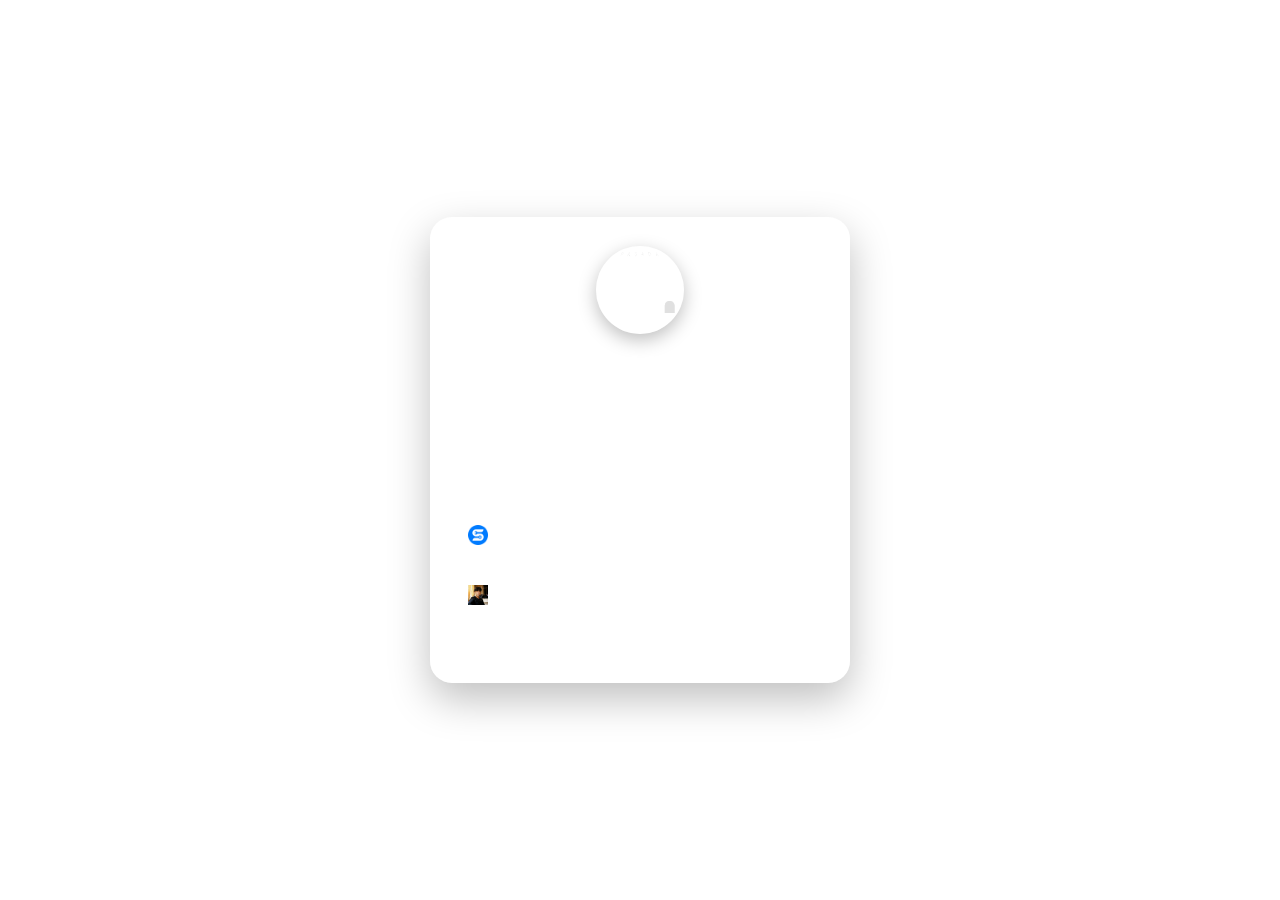
<file: about.html>
<!doctype html>
<html lang="en">
  <head>
    <meta charset="UTF-8" />
    <meta name="viewport" content="width=device-width, initial-scale=1.0" />
    <title>About • KA PASADA</title>

    <!-- Satoshi Font -->
    <link
      href="https://api.fontshare.com/v2/css?f[]=satoshi@300,400,500,600,700&display=swap"
      rel="stylesheet"
    />

    <style>
      /* =========================
       GLOBAL RESET
    ========================= */
      * {
        box-sizing: border-box;
      }

      body {
        margin: 0;
        min-height: 100svh;
        font-family:
          "Satoshi",
          system-ui,
          -apple-system,
          sans-serif;
        color: #ffffff;

        background-image: url("https://duzlyguxxiotdnmfecju.supabase.co/storage/v1/object/public/PASADA/Assets/pasadabg.jpg");
        background-size: cover; /* fills screen */
        background-position: center; /* keeps subject centered */
        background-repeat: no-repeat;
      }

      /* =========================
       ABOUT PAGE WRAPPER
    ========================= */
      .about-wrapper {
        min-height: 100svh;
        display: flex;
        align-items: center;
        justify-content: center;
        padding: clamp(20px, 4vw, 40px);
      }

      /* =========================
       GLASS CARD
    ========================= */
      .about-glass {
        width: 100%;
        max-width: 420px;

        background: rgba(255, 255, 255, 0.14);
        backdrop-filter: blur(22px) saturate(160%);
        -webkit-backdrop-filter: blur(22px) saturate(160%);

        border-radius: 22px;
        border: 1px solid rgba(255, 255, 255, 0.28);

        padding: 28px 24px;
        margin: 0px 16px;
        text-align: center;

        box-shadow:
          0 16px 40px rgba(0, 0, 0, 0.25),
          inset 0 1px 0 rgba(255, 255, 255, 0.35);

        animation: fadeUp 0.4s cubic-bezier(0.2, 0.8, 0.2, 1);
      }

      @keyframes fadeUp {
        from {
          transform: translateY(12px) scale(0.98);
          opacity: 0;
        }
        to {
          transform: translateY(0) scale(1);
          opacity: 1;
        }
      }

      /* =========================
       PROFILE
    ========================= */
      .about-profile {
        display: flex;
        flex-direction: column;
        align-items: center;
        gap: 10px;
      }

      .about-avatar {
        width: 88px;
        height: 88px;
        border-radius: 50%;
        object-fit: cover;

        border: 2px solid rgba(255, 255, 255, 0.4);
        box-shadow: 0 6px 18px rgba(0, 0, 0, 0.25);
      }

      .about-profile h1 {
        margin: 8px 0 0;
        font-size: 1.4rem;
        font-weight: 700;
        letter-spacing: -0.01em;
      }

      .about-subtitle {
        margin: 0;
        font-size: 0.9rem;
        color: rgba(255, 255, 255, 0.75);
      }

      /* =========================
       INFO
    ========================= */
      .about-info {
        margin-top: 18px;
      }

      .about-info p {
        margin: 0;
        font-size: 0.95rem;
        line-height: 1.55;
        color: rgba(255, 255, 255, 0.85);
      }

      /* =========================
       CREDITS
    ========================= */
      .about-credits {
        margin-top: 22px;
        display: flex;
        flex-direction: column;
        gap: 12px;
      }

      .credit-link {
        display: flex;
        align-items: center;
        gap: 10px;

        padding: 10px 12px;
        border-radius: 14px;

        text-decoration: none;
        color: #ffffff;
        font-size: 0.85rem;
        font-weight: 600;

        background: rgba(255, 255, 255, 0.12);
        border: 1px solid rgba(255, 255, 255, 0.25);

        transition:
          transform 0.2s ease,
          background 0.2s ease,
          box-shadow 0.2s ease;
      }

      .credit-link img {
        width: 20px;
        height: 20px;
        object-fit: contain;
      }

      .credit-link:hover {
        transform: translateY(-1px);
        background: rgba(255, 255, 255, 0.18);

        box-shadow:
          0 8px 22px rgba(0, 0, 0, 0.25),
          0 0 18px rgba(0, 123, 255, 0.35);
      }

      /* =========================
       FOOT NOTE
    ========================= */
      .about-footer {
        margin-top: 18px;
        font-size: 0.75rem;
        color: rgba(255, 255, 255, 0.6);
      }
    </style>
  </head>

  <body>
    <section class="about-wrapper">
      <div class="about-glass">
        <div class="about-profile">
          <img
            src="assets/about/PASADA.png"
            alt="Phrime UI/UX Designer"
            class="about-avatar"
          />
          <h1>KA PASADA</h1>
          <p class="about-subtitle">Modern Trike booking experience</p>
        </div>

        <div class="about-info">
          <p>
            KA PASADA is built to make everyday tricycle rides faster, safer, and
            more accessible through thoughtful design and technology.
          </p>
        </div>

        <div class="about-credits">
          <a
            href="https://speedovate.com"
            target="_blank"
            rel="noopener"
            class="credit-link"
          >
            <img src="assets/about/speedovate-logo.png" alt="Speedovate" />
            <span>Powered by Speedovate</span>
          </a>

          <a
            href="https://facebook.com/Phrimeuniverse"
            target="_blank"
            rel="noopener"
            class="credit-link"
          >
            <img src="assets/about/phrimeuiux-profile.png" alt="Phrime UI/UX" />
            <span>Web Designed & Developed by Phrime UI/UX</span>
          </a>
        </div>

        <div class="about-footer">© 2026 KA PASADA</div>
      </div>
    </section>
  </body>
</html>
</file>
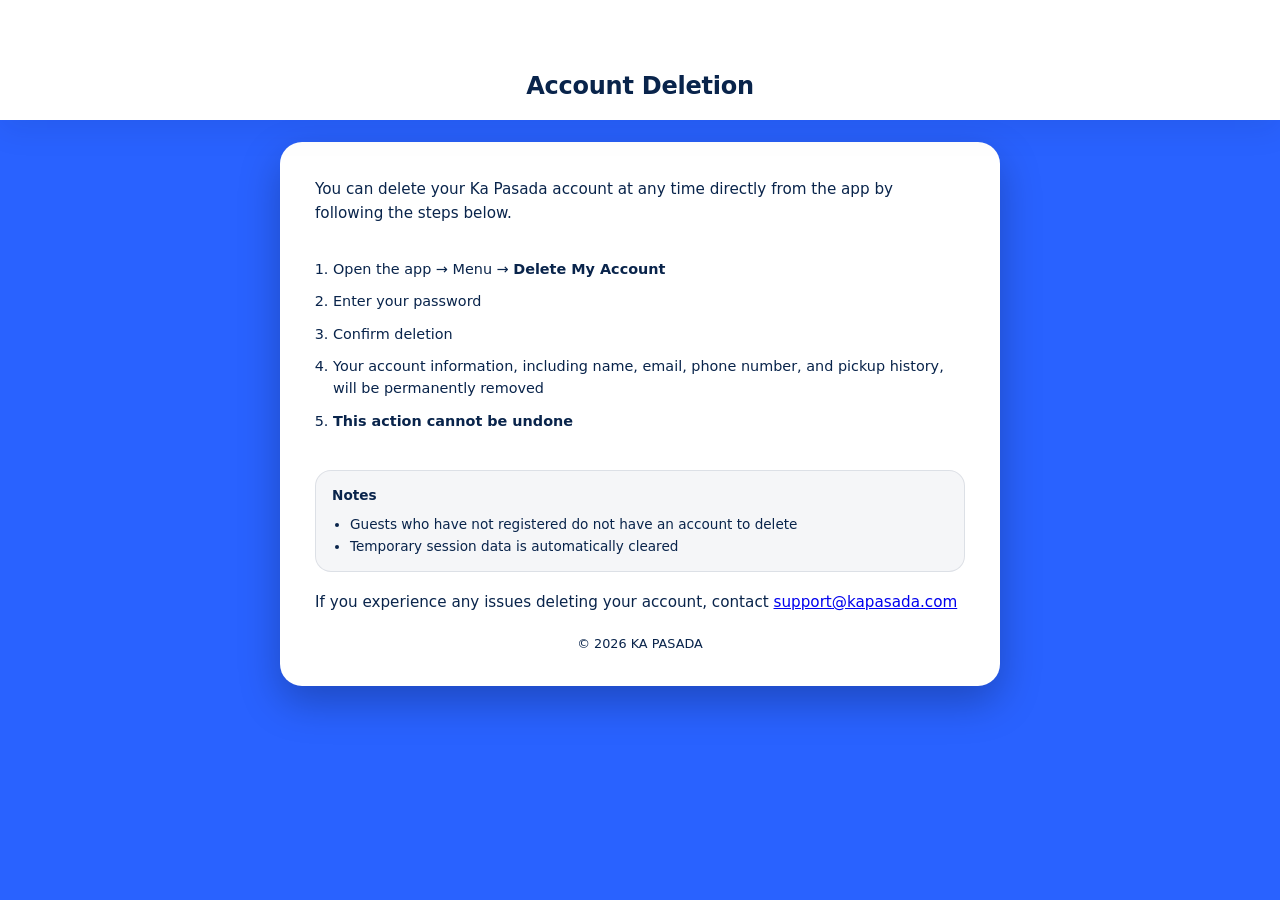
<file: account-deletion.html>
<!doctype html>
<html lang="en">
  <head>
    <meta charset="UTF-8" />
    <meta name="viewport" content="width=device-width, initial-scale=1.0" />
    <title>Account Deletion • KA PASADA</title>

    <!-- Satoshi Font -->
    <link
      href="https://api.fontshare.com/v2/css?f[]=satoshi@300,400,500,600,700&display=swap"
      rel="stylesheet"
    />

    <style>
      /* =========================
         GLOBAL RESET
      ========================= */
      * {
        box-sizing: border-box;
      }

      body {
        margin: 0;
        min-height: 100svh;
        font-family: "Satoshi", system-ui, -apple-system, sans-serif;
        color: #09244b;

        background-color: #2962FF;
        background-size: cover;
        background-position: center;
        background-repeat: no-repeat;
        overscroll-behavior: none;
        -webkit-overflow-scrolling: touch;
      }

      /* =========================
         PAGE WRAPPER
      ========================= */
      .delete-wrapper {
        min-height: 0svh;
        display: flex;
        flex-direction: column;
        align-items: center;
        justify-content: center;
        padding: clamp(0px, 4vw, 40px);
        padding-top: 110px;
      }

      /* =========================
         GLASS CARD
      ========================= */
      .delete-glass {
        width: 100%;
        max-width: 720px;

        background: #ffffff;

        border-radius: 22px;
        border: 1px solid rgba(255, 255, 255, 0.28);

        padding: clamp(22px, 4vw, 34px);
        margin: 32px 16px 0px 16px;

        box-shadow:
          0 16px 40px rgba(0, 0, 0, 0.25),
          inset 0 1px 0 rgba(255, 255, 255, 0.35);

        animation: fadeUp 0.4s cubic-bezier(0.2, 0.8, 0.2, 1);
      }

      @keyframes fadeUp {
        from {
          transform: translateY(12px) scale(0.98);
          opacity: 0;
        }
        to {
          transform: translateY(0) scale(1);
          opacity: 1;
        }
      }

      /* =========================
         HEADER
      ========================= */
      .delete-header {
        position: fixed;
        top: 0;
        left: 0;
        z-index: 1001;

        height: 120px;
        width: 100%;

        background: #ffffff;
        color: #09244b;
        padding: 20px clamp(16px, 4vw, 32px);
        box-shadow: 0 10px 30px rgba(8, 20, 40, 0.08);

        display: flex;
        flex-direction: column;
        justify-content: flex-end;
        text-align: center;
      }

      .delete-header h1 {
        margin: 0;
        font-size: 1.5rem;
        font-weight: 700;
        letter-spacing: -0.01em;
      }

      /* =========================
         CONTENT
      ========================= */
      .delete-content {
        display: flex;
        flex-direction: column;
        gap: 18px;
      }

      .delete-content p {
        margin: 0;
        font-size: 0.95rem;
        line-height: 1.6;
        color: #09244b;
      }

      .delete-steps {
        display: flex;
        flex-direction: column;
        gap: 10px;
        padding-left: 18px;
        font-size: 0.9rem;
        line-height: 1.55;
        color: #09244b;
      }

      .delete-notes {
        margin-top: 6px;
        padding: 14px 16px;
        border-radius: 16px;
        background: rgba(9, 36, 75, 0.04);
        border: 1px solid rgba(9, 36, 75, 0.1);
        font-size: 0.85rem;
        line-height: 1.55;
        color: #09244b;
      }

      .delete-notes ul {
        margin: 8px 0 0;
        padding-left: 18px;
      }

      /* =========================
         FOOTER
      ========================= */
      .delete-footer {
        margin-top: 22px;
        font-size: 0.8rem;
        color: #09244b;
        text-align: center;
      }

      .delete-footer a {
        color: #09244b;
        font-weight: 600;
        text-decoration: none;
      }
    </style>
  </head>

  <body>
    <section class="delete-wrapper">
      <header class="delete-header">
        <h1>Account Deletion</h1>
      </header>

      <article class="delete-glass">
        <div class="delete-content">
          <p>
            You can delete your Ka Pasada account at any time directly from the app
            by following the steps below.
          </p>

          <ol class="delete-steps">
            <li>Open the app → Menu → <strong>Delete My Account</strong></li>
            <li>Enter your password</li>
            <li>Confirm deletion</li>
            <li>
              Your account information, including name, email, phone number, and
              pickup history, will be permanently removed
            </li>
            <li><strong>This action cannot be undone</strong></li>
          </ol>

          <div class="delete-notes">
            <strong>Notes</strong>
            <ul>
              <li>Guests who have not registered do not have an account to delete</li>
              <li>Temporary session data is automatically cleared</li>
            </ul>
          </div>

          <p>
            If you experience any issues deleting your account, contact
            <a href="mailto:support@kapasada.com">support@kapasada.com</a>
          </p>
        </div>

        <footer class="delete-footer">© 2026 KA PASADA</footer>
      </article>
    </section>
  </body>
</html>
</file>
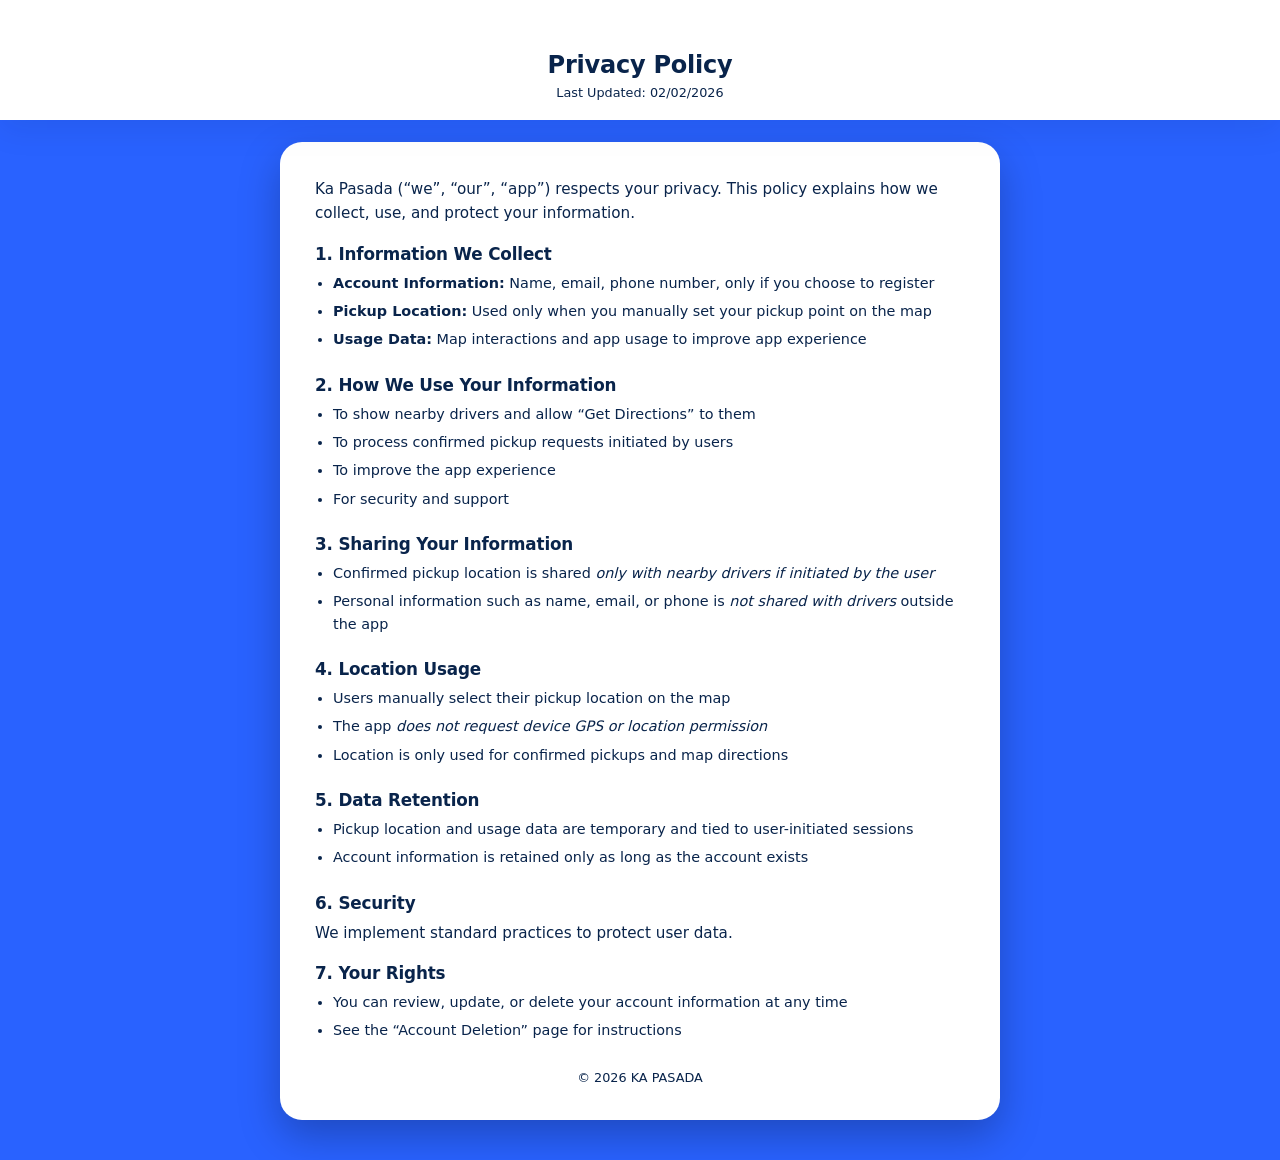
<file: privacy-policy.html>
<!doctype html>

<html lang="en">
  <head>
    <meta charset="UTF-8" />
    <meta name="viewport" content="width=device-width, initial-scale=1.0" />
    <title>Privacy Policy • KA PASADA</title>

    <!-- Satoshi Font -->
    <link
      href="https://api.fontshare.com/v2/css?f[]=satoshi@300,400,500,600,700&display=swap"
      rel="stylesheet"
    />

    <style>
      /* =========================
     GLOBAL RESET 
  ========================= */
      * {
        box-sizing: border-box;
      }

      body {
        margin: 0;
        min-height: 100svh;
        font-family:
          "Satoshi",
          system-ui,
          -apple-system,
          sans-serif;
        color: #09244b;

        background-color: #2962FF;
        /* background-image: url("https://duzlyguxxiotdnmfecju.supabase.co/storage/v1/object/public/PASADA/Assets/pasadabg.jpg"); */
        background-size: cover;
        background-position: center;
        background-repeat: no-repeat;
        overscroll-behavior: none;
        -webkit-overflow-scrolling: touch;
        
      }

      /* =========================
     PAGE WRAPPER
  ========================= */
      .policy-wrapper {
        min-height: 0svh;
        display: flex;
        flex-direction: column;
        align-items: center; /* center everything horizontally */
        justify-content: center;
        padding: clamp(0px, 4vw, 40px);
        padding-top: 110px; /* make room for the fixed header */
      }

      /* =========================
     GLASS CARD
  ========================= */
      .policy-glass {
        width: 100%;
        max-width: 720px;

        background: rgb(255, 255, 255);

        border-radius: 22px;
        border: 1px solid rgba(255, 255, 255, 0.28);

        padding: clamp(22px, 4vw, 34px);
        margin: 32px 16px 0px 16px;

        box-shadow:
          0 16px 40px rgba(0, 0, 0, 0.25),
          inset 0 1px 0 rgba(255, 255, 255, 0.35);

        animation: fadeUp 0.4s cubic-bezier(0.2, 0.8, 0.2, 1);
      }

      @keyframes fadeUp {
        from {
          transform: translateY(12px) scale(0.98);
          opacity: 0;
        }
        to {
          transform: translateY(0) scale(1);
          opacity: 1;
        }
      }
 
      /* =========================
     HEADER
  ========================= */
      .policy-header {
        position: fixed;
        top: 0;
        left: 0;
        z-index: 1001;

        height: 120px;
        width: 100%;

        background: #ffffff;
        color: #09244b;
        padding: 20px clamp(16px, 4vw, 32px);
        border-radius: 0;
        box-shadow: 0 10px 30px rgba(8, 20, 40, 0.08);

        display: flex;
        flex-direction: column;
        justify-content: flex-end;
        text-align: center;
      }

      .policy-logo {
        width: 56px;
        height: 56px;
        object-fit: contain;
        margin-bottom: 10px;
      }

      .policy-header h1 {
        margin: 0;
        font-size: 1.5rem;
        font-weight: 700;
        letter-spacing: -0.01em;
      }

      .policy-date {
        margin-top: 6px;
        font-size: 0.8rem;
        color: #09244b;
      }

      /* =========================
     CONTENT
  ========================= */
      .policy-content {
        display: flex;
        flex-direction: column;
        gap: 18px;
      }

      .policy-content p {
        margin: 0;
        font-size: 0.95rem;
        line-height: 1.6;
        color: #09244b;
      }

      .policy-section {
        display: flex;
        flex-direction: column;
        gap: 8px;
      }

      .policy-section h2 {
        margin: 0;
        font-size: 1.05rem;
        font-weight: 700;
        letter-spacing: -0.01em;
      }

      .policy-section ul {
        margin: 0;
        padding-left: 18px;
        font-size: 0.9rem;
        line-height: 1.55;
        color: #09244b;
      }

      .policy-section li {
        margin-bottom: 6px;
      }

      /* =========================
     FOOTER
  ========================= */
      .policy-footer {
        margin-top: 22px;
        font-size: 0.8rem;
        color: #09244b;
        text-align: center;
      }

      .policy-footer a {
        color: #09244b;
        font-weight: 600;
        text-decoration: none;
      }
    </style>
  </head>

  <body>
    <section class="policy-wrapper">
      <header class="policy-header">
        <h1>Privacy Policy</h1>
        <div class="policy-date">Last Updated: 02/02/2026</div>
      </header>
      <article class="policy-glass">
        <div class="policy-content">
          <p>
            Ka Pasada (“we”, “our”, “app”) respects your privacy. This policy
            explains how we collect, use, and protect your information.
          </p>

          <section class="policy-section">
            <h2>1. Information We Collect</h2>
            <ul>
              <li>
                <strong>Account Information:</strong> Name, email, phone number,
                only if you choose to register
              </li>
              <li>
                <strong>Pickup Location:</strong> Used only when you manually
                set your pickup point on the map
              </li>
              <li>
                <strong>Usage Data:</strong> Map interactions and app usage to
                improve app experience
              </li>
            </ul>
          </section>

          <section class="policy-section">
            <h2>2. How We Use Your Information</h2>
            <ul>
              <li>To show nearby drivers and allow “Get Directions” to them</li>
              <li>To process confirmed pickup requests initiated by users</li>
              <li>To improve the app experience</li>
              <li>For security and support</li>
            </ul>
          </section>

          <section class="policy-section">
            <h2>3. Sharing Your Information</h2>
            <ul>
              <li>
                Confirmed pickup location is shared
                <em>only with nearby drivers if initiated by the user</em>
              </li>
              <li>
                Personal information such as name, email, or phone is
                <em>not shared with drivers</em> outside the app
              </li>
            </ul>
          </section>

          <section class="policy-section">
            <h2>4. Location Usage</h2>
            <ul>
              <li>Users manually select their pickup location on the map</li>
              <li>
                The app
                <em>does not request device GPS or location permission</em>
              </li>
              <li>
                Location is only used for confirmed pickups and map directions
              </li>
            </ul>
          </section>

          <section class="policy-section">
            <h2>5. Data Retention</h2>
            <ul>
              <li>
                Pickup location and usage data are temporary and tied to
                user-initiated sessions
              </li>
              <li>
                Account information is retained only as long as the account
                exists
              </li>
            </ul>
          </section>

          <section class="policy-section">
            <h2>6. Security</h2>
            <p>We implement standard practices to protect user data.</p>
          </section>

          <section class="policy-section">
            <h2>7. Your Rights</h2>
            <ul>
              <li>
                You can review, update, or delete your account information at
                any time
              </li>
              <li>See the “Account Deletion” page for instructions</li>
            </ul>
          </section>

        
        </div>

        <footer class="policy-footer">© 2026 KA PASADA</footer>
      </article>
    </section>
  </body>
</html>
</file>
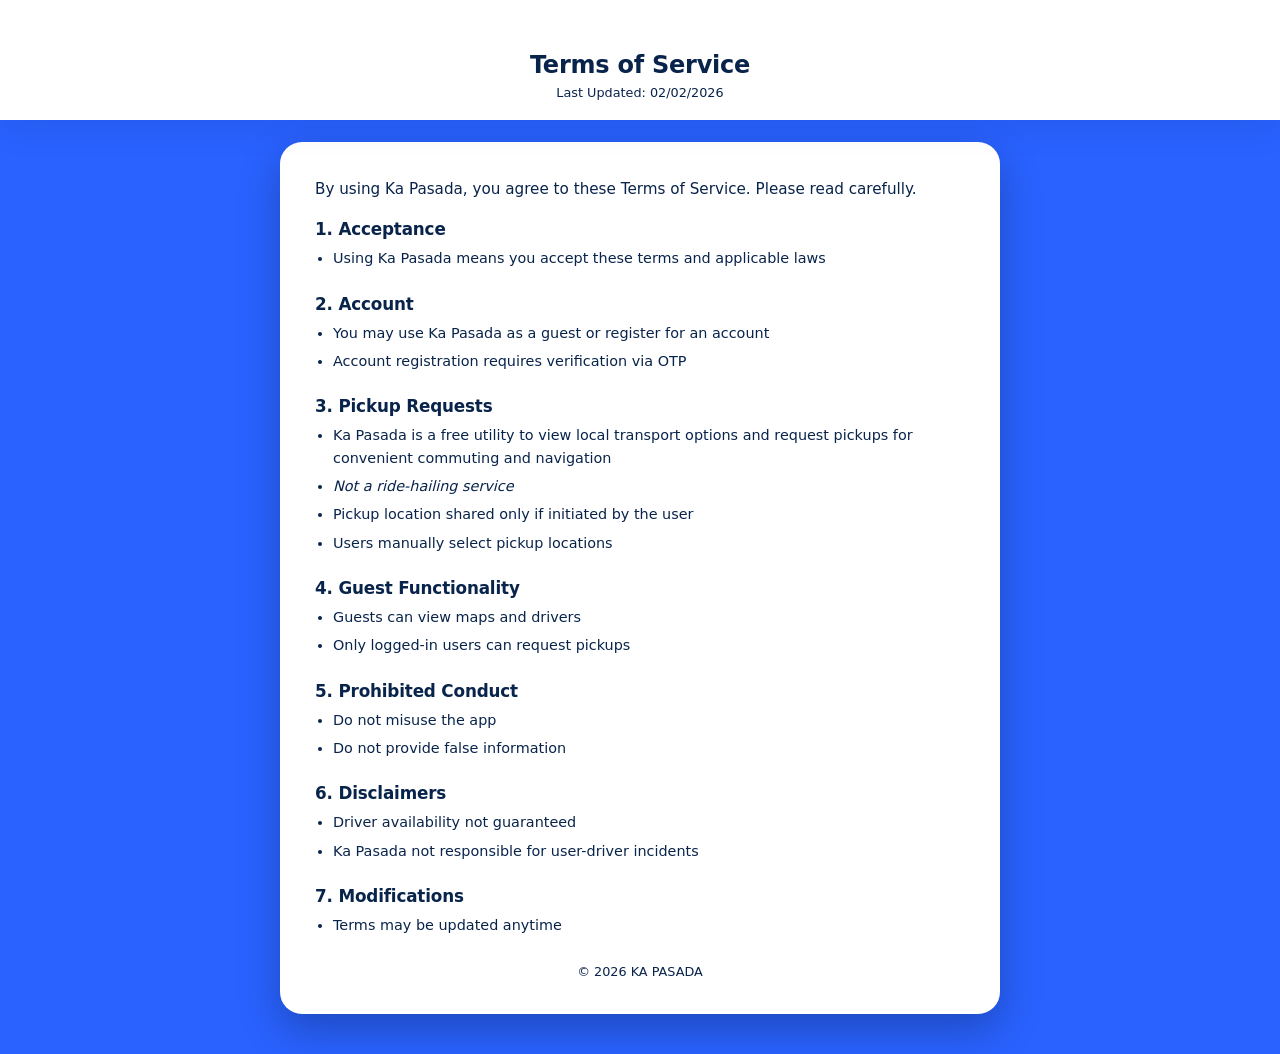
<file: terms-of-service.html>
<!doctype html>
<html lang="en">
  <head>
    <meta charset="UTF-8" />
    <meta name="viewport" content="width=device-width, initial-scale=1.0" />
    <title>Terms of Service • KA PASADA</title>

    <!-- Satoshi Font -->
    <link
      href="https://api.fontshare.com/v2/css?f[]=satoshi@300,400,500,600,700&display=swap"
      rel="stylesheet"
    />

    <style>
      /* =========================
         GLOBAL RESET
      ========================= */
      * {
        box-sizing: border-box;
      }

      body {
        margin: 0;
        min-height: 100svh;
        font-family: "Satoshi", system-ui, -apple-system, sans-serif;
        color: #09244b;

        background-color: #2962FF;
        background-size: cover;
        background-position: center;
        background-repeat: no-repeat;
        overscroll-behavior: none;
        -webkit-overflow-scrolling: touch;
      }

      /* =========================
         PAGE WRAPPER
      ========================= */
      .terms-wrapper {
        min-height: 0svh;
        display: flex;
        flex-direction: column;
        align-items: center;
        justify-content: center;
        padding: clamp(0px, 4vw, 40px);
        padding-top: 110px;
      }

      /* =========================
         GLASS CARD
      ========================= */
      .terms-glass {
        width: 100%;
        max-width: 720px;

        background: rgb(255, 255, 255);

        border-radius: 22px;
        border: 1px solid rgba(255, 255, 255, 0.28);

        padding: clamp(22px, 4vw, 34px);
        margin: 32px 16px 0px 16px;

        box-shadow:
          0 16px 40px rgba(0, 0, 0, 0.25),
          inset 0 1px 0 rgba(255, 255, 255, 0.35);

        animation: fadeUp 0.4s cubic-bezier(0.2, 0.8, 0.2, 1);
      }

      @keyframes fadeUp {
        from {
          transform: translateY(12px) scale(0.98);
          opacity: 0;
        }
        to {
          transform: translateY(0) scale(1);
          opacity: 1;
        }
      }

      /* =========================
         HEADER
      ========================= */
      .terms-header {
        position: fixed;
        top: 0;
        left: 0;
        z-index: 1001;

        height: 120px;
        width: 100%;

        background: #ffffff;
        color: #09244b;
        padding: 20px clamp(16px, 4vw, 32px);
        border-radius: 0;
        box-shadow: 0 10px 30px rgba(8, 20, 40, 0.08);

        display: flex;
        flex-direction: column;
        justify-content: flex-end;
        text-align: center;
      }

      .terms-header h1 {
        margin: 0;
        font-size: 1.5rem;
        font-weight: 700;
        letter-spacing: -0.01em;
      }

      .terms-date {
        margin-top: 6px;
        font-size: 0.8rem;
        color: #09244b;
      }

      /* =========================
         CONTENT
      ========================= */
      .terms-content {
        display: flex;
        flex-direction: column;
        gap: 18px;
      }

      .terms-content p {
        margin: 0;
        font-size: 0.95rem;
        line-height: 1.6;
        color: #09244b;
      }

      .terms-section {
        display: flex;
        flex-direction: column;
        gap: 8px;
      }

      .terms-section h2 {
        margin: 0;
        font-size: 1.05rem;
        font-weight: 700;
        letter-spacing: -0.01em;
      }

      .terms-section ul {
        margin: 0;
        padding-left: 18px;
        font-size: 0.9rem;
        line-height: 1.55;
        color: #09244b;
      }

      .terms-section li {
        margin-bottom: 6px;
      }

      /* =========================
         FOOTER
      ========================= */
      .terms-footer {
        margin-top: 22px;
        font-size: 0.8rem;
        color: #09244b;
        text-align: center;
      }

      .terms-footer a {
        color: #09244b;
        font-weight: 600;
        text-decoration: none;
      }
    </style>
  </head>

  <body>
    <section class="terms-wrapper">
      <header class="terms-header">
        <h1>Terms of Service</h1>
        <div class="terms-date">Last Updated: 02/02/2026</div>
      </header>

      <article class="terms-glass">
        <div class="terms-content">
          <p>
            By using Ka Pasada, you agree to these Terms of Service. Please read
            carefully.
          </p>

          <section class="terms-section">
            <h2>1. Acceptance</h2>
            <ul>
              <li>Using Ka Pasada means you accept these terms and applicable laws</li>
            </ul>
          </section>

          <section class="terms-section">
            <h2>2. Account</h2>
            <ul>
              <li>You may use Ka Pasada as a guest or register for an account</li>
              <li>Account registration requires verification via OTP</li>
            </ul>
          </section>

          <section class="terms-section">
            <h2>3. Pickup Requests</h2>
            <ul>
              <li>
                Ka Pasada is a free utility to view local transport options and
                request pickups for convenient commuting and navigation
              </li>
              <li><em>Not a ride-hailing service</em></li>
              <li>Pickup location shared only if initiated by the user</li>
              <li>Users manually select pickup locations</li>
            </ul>
          </section>

          <section class="terms-section">
            <h2>4. Guest Functionality</h2>
            <ul>
              <li>Guests can view maps and drivers</li>
              <li>Only logged-in users can request pickups</li>
            </ul>
          </section>

          <section class="terms-section">
            <h2>5. Prohibited Conduct</h2>
            <ul>
              <li>Do not misuse the app</li>
              <li>Do not provide false information</li>
            </ul>
          </section>

          <section class="terms-section">
            <h2>6. Disclaimers</h2>
            <ul>
              <li>Driver availability not guaranteed</li>
              <li>Ka Pasada not responsible for user-driver incidents</li>
            </ul>
          </section>

          <section class="terms-section">
            <h2>7. Modifications</h2>
            <ul>
              <li>Terms may be updated anytime</li>
            </ul>
          </section>

          <!-- <section class="terms-section">
            <h2>8. Contact</h2>
            <p>
              Questions?
              <a href="mailto:support@kapasada.com">support@kapasada.com</a>
            </p>
          </section> -->
        </div>

        <footer class="terms-footer">© 2026 KA PASADA</footer>
      </article>
    </section>
  </body>
</html>
</file>
